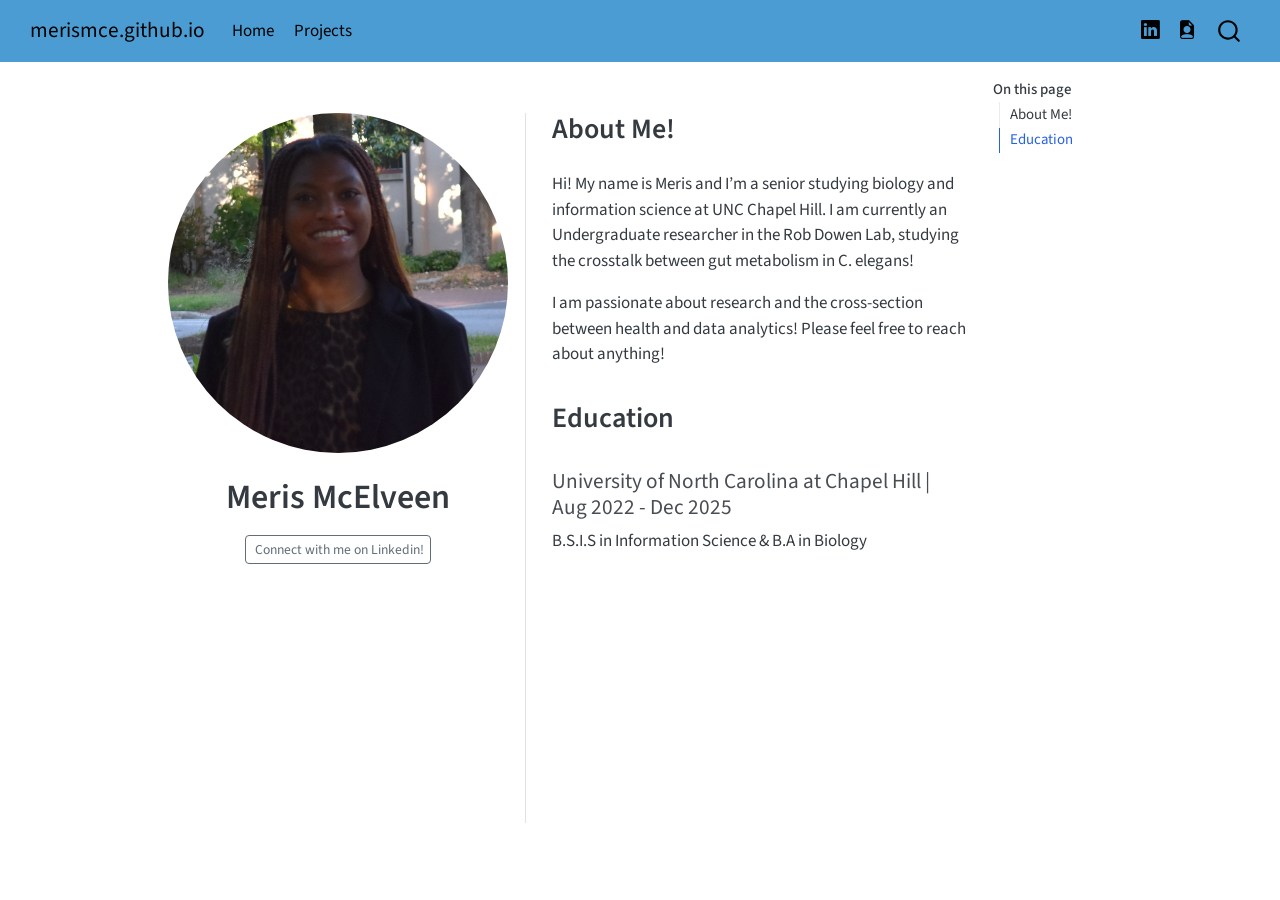
<file: index.html>
<!DOCTYPE html>
<html xmlns="http://www.w3.org/1999/xhtml" lang="en" xml:lang="en"><head>

<meta charset="utf-8">
<meta name="generator" content="quarto-1.6.42">

<meta name="viewport" content="width=device-width, initial-scale=1.0, user-scalable=yes">


<title>Meris McElveen – merismce.github.io</title>
<style>
code{white-space: pre-wrap;}
span.smallcaps{font-variant: small-caps;}
div.columns{display: flex; gap: min(4vw, 1.5em);}
div.column{flex: auto; overflow-x: auto;}
div.hanging-indent{margin-left: 1.5em; text-indent: -1.5em;}
ul.task-list{list-style: none;}
ul.task-list li input[type="checkbox"] {
  width: 0.8em;
  margin: 0 0.8em 0.2em -1em; /* quarto-specific, see https://github.com/quarto-dev/quarto-cli/issues/4556 */ 
  vertical-align: middle;
}
</style>


<script src="site_libs/quarto-nav/quarto-nav.js"></script>
<script src="site_libs/quarto-nav/headroom.min.js"></script>
<script src="site_libs/clipboard/clipboard.min.js"></script>
<script src="site_libs/quarto-search/autocomplete.umd.js"></script>
<script src="site_libs/quarto-search/fuse.min.js"></script>
<script src="site_libs/quarto-search/quarto-search.js"></script>
<meta name="quarto:offset" content="./">
<script src="site_libs/quarto-html/quarto.js"></script>
<script src="site_libs/quarto-html/popper.min.js"></script>
<script src="site_libs/quarto-html/tippy.umd.min.js"></script>
<link href="site_libs/quarto-html/tippy.css" rel="stylesheet">
<link href="site_libs/quarto-html/quarto-syntax-highlighting-2f5df379a58b258e96c21c0638c20c03.css" rel="stylesheet" id="quarto-text-highlighting-styles">
<script src="site_libs/bootstrap/bootstrap.min.js"></script>
<link href="site_libs/bootstrap/bootstrap-icons.css" rel="stylesheet">
<link href="site_libs/bootstrap/bootstrap-582b024c85dd1dccc62b42b89a3b6365.min.css" rel="stylesheet" append-hash="true" id="quarto-bootstrap" data-mode="light">
<script id="quarto-search-options" type="application/json">{
  "location": "navbar",
  "copy-button": false,
  "collapse-after": 3,
  "panel-placement": "end",
  "type": "overlay",
  "limit": 50,
  "keyboard-shortcut": [
    "f",
    "/",
    "s"
  ],
  "show-item-context": false,
  "language": {
    "search-no-results-text": "No results",
    "search-matching-documents-text": "matching documents",
    "search-copy-link-title": "Copy link to search",
    "search-hide-matches-text": "Hide additional matches",
    "search-more-match-text": "more match in this document",
    "search-more-matches-text": "more matches in this document",
    "search-clear-button-title": "Clear",
    "search-text-placeholder": "",
    "search-detached-cancel-button-title": "Cancel",
    "search-submit-button-title": "Submit",
    "search-label": "Search"
  }
}</script>


<link rel="stylesheet" href="styles.css">
</head>

<body class="nav-fixed">

<div id="quarto-search-results"></div>
  <header id="quarto-header" class="headroom fixed-top">
    <nav class="navbar navbar-expand-lg " data-bs-theme="dark">
      <div class="navbar-container container-fluid">
      <div class="navbar-brand-container mx-auto">
    <a class="navbar-brand" href="./index.html">
    <span class="navbar-title">merismce.github.io</span>
    </a>
  </div>
            <div id="quarto-search" class="" title="Search"></div>
          <button class="navbar-toggler" type="button" data-bs-toggle="collapse" data-bs-target="#navbarCollapse" aria-controls="navbarCollapse" role="menu" aria-expanded="false" aria-label="Toggle navigation" onclick="if (window.quartoToggleHeadroom) { window.quartoToggleHeadroom(); }">
  <span class="navbar-toggler-icon"></span>
</button>
          <div class="collapse navbar-collapse" id="navbarCollapse">
            <ul class="navbar-nav navbar-nav-scroll me-auto">
  <li class="nav-item">
    <a class="nav-link active" href="./index.html" aria-current="page"> 
<span class="menu-text">Home</span></a>
  </li>  
  <li class="nav-item">
    <a class="nav-link" href="./projects.html"> 
<span class="menu-text">Projects</span></a>
  </li>  
</ul>
            <ul class="navbar-nav navbar-nav-scroll ms-auto">
  <li class="nav-item compact">
    <a class="nav-link" href="https://www.linkedin.com/in/meris-mcelveen46/" target="blank"> <i class="bi bi-linkedin" role="img">
</i> 
<span class="menu-text"></span></a>
  </li>  
  <li class="nav-item compact">
    <a class="nav-link" href="./assests/MerisMcElveen_Resume_25_updated_copy.pdf" target="blank"> <i class="bi bi-file-earmark-person-fill" role="img">
</i> 
<span class="menu-text"></span></a>
  </li>  
</ul>
          </div> <!-- /navcollapse -->
            <div class="quarto-navbar-tools">
</div>
      </div> <!-- /container-fluid -->
    </nav>
</header>
<!-- content -->
<div id="quarto-content" class="quarto-container page-columns page-rows-contents page-layout-article page-navbar">
<!-- sidebar -->
<!-- margin-sidebar -->
    <div id="quarto-margin-sidebar" class="sidebar margin-sidebar">
        <nav id="TOC" role="doc-toc" class="toc-active">
    <h2 id="toc-title">On this page</h2>
  <ul>
  <li><a href="#about-me" id="toc-about-me" class="nav-link active" data-scroll-target="#about-me">About Me!</a></li>
  <li><a href="#education" id="toc-education" class="nav-link" data-scroll-target="#education">Education</a></li>
  </ul>
</nav>
    </div>
<!-- main -->
<div class="quarto-about-trestles">
  <div class="about-entity">
    <img src="assests/MerisMcElveenHeadshot.jpg" class="about-image
  round " style="height: 20em; width: 20em;">
<header id="title-block-header" class="quarto-title-block default">
<div class="quarto-title">
<h1 class="title">Meris McElveen</h1>
</div>
<div class="quarto-title-meta">
  </div>
</header>
    <div class="about-links">
  <a href="https://www.linkedin.com/in/meris-mcelveen46/" class="about-link" rel="" target="blank">
    <i class="bi bi-Linkedin"></i>
     <span class="about-link-text">Connect with me on Linkedin!</span>
  </a>
</div>
  </div>
  <div class="about-contents"><main class="content" id="quarto-document-content">

<section id="about-me" class="level2">
<h2 data-anchor-id="about-me">About Me!</h2>
<p>Hi! My name is Meris and I’m a senior studying biology and information science at UNC Chapel Hill. I am currently an Undergraduate researcher in the Rob Dowen Lab, studying the crosstalk between gut metabolism in C. elegans!</p>
<p>I am passionate about research and the cross-section between health and data analytics! Please feel free to reach about anything!</p>
</section>
<section id="education" class="level2">
<h2 data-anchor-id="education">Education</h2>
<section id="university-of-north-carolina-at-chapel-hill-aug-2022---dec-2025" class="level4">
<h4 data-anchor-id="university-of-north-carolina-at-chapel-hill-aug-2022---dec-2025">University of North Carolina at Chapel Hill | Aug 2022 - Dec 2025</h4>
<p>B.S.I.S in Information Science &amp; B.A in Biology</p>


</section>
</section>
</main></div>
</div>
 <!-- /main -->
<script id="quarto-html-after-body" type="application/javascript">
window.document.addEventListener("DOMContentLoaded", function (event) {
  const toggleBodyColorMode = (bsSheetEl) => {
    const mode = bsSheetEl.getAttribute("data-mode");
    const bodyEl = window.document.querySelector("body");
    if (mode === "dark") {
      bodyEl.classList.add("quarto-dark");
      bodyEl.classList.remove("quarto-light");
    } else {
      bodyEl.classList.add("quarto-light");
      bodyEl.classList.remove("quarto-dark");
    }
  }
  const toggleBodyColorPrimary = () => {
    const bsSheetEl = window.document.querySelector("link#quarto-bootstrap");
    if (bsSheetEl) {
      toggleBodyColorMode(bsSheetEl);
    }
  }
  toggleBodyColorPrimary();  
  const isCodeAnnotation = (el) => {
    for (const clz of el.classList) {
      if (clz.startsWith('code-annotation-')) {                     
        return true;
      }
    }
    return false;
  }
  const onCopySuccess = function(e) {
    // button target
    const button = e.trigger;
    // don't keep focus
    button.blur();
    // flash "checked"
    button.classList.add('code-copy-button-checked');
    var currentTitle = button.getAttribute("title");
    button.setAttribute("title", "Copied!");
    let tooltip;
    if (window.bootstrap) {
      button.setAttribute("data-bs-toggle", "tooltip");
      button.setAttribute("data-bs-placement", "left");
      button.setAttribute("data-bs-title", "Copied!");
      tooltip = new bootstrap.Tooltip(button, 
        { trigger: "manual", 
          customClass: "code-copy-button-tooltip",
          offset: [0, -8]});
      tooltip.show();    
    }
    setTimeout(function() {
      if (tooltip) {
        tooltip.hide();
        button.removeAttribute("data-bs-title");
        button.removeAttribute("data-bs-toggle");
        button.removeAttribute("data-bs-placement");
      }
      button.setAttribute("title", currentTitle);
      button.classList.remove('code-copy-button-checked');
    }, 1000);
    // clear code selection
    e.clearSelection();
  }
  const getTextToCopy = function(trigger) {
      const codeEl = trigger.previousElementSibling.cloneNode(true);
      for (const childEl of codeEl.children) {
        if (isCodeAnnotation(childEl)) {
          childEl.remove();
        }
      }
      return codeEl.innerText;
  }
  const clipboard = new window.ClipboardJS('.code-copy-button:not([data-in-quarto-modal])', {
    text: getTextToCopy
  });
  clipboard.on('success', onCopySuccess);
  if (window.document.getElementById('quarto-embedded-source-code-modal')) {
    const clipboardModal = new window.ClipboardJS('.code-copy-button[data-in-quarto-modal]', {
      text: getTextToCopy,
      container: window.document.getElementById('quarto-embedded-source-code-modal')
    });
    clipboardModal.on('success', onCopySuccess);
  }
    var localhostRegex = new RegExp(/^(?:http|https):\/\/localhost\:?[0-9]*\//);
    var mailtoRegex = new RegExp(/^mailto:/);
      var filterRegex = new RegExp("https:\/\/merismce\.github\.io\/");
    var isInternal = (href) => {
        return filterRegex.test(href) || localhostRegex.test(href) || mailtoRegex.test(href);
    }
    // Inspect non-navigation links and adorn them if external
 	var links = window.document.querySelectorAll('a[href]:not(.nav-link):not(.navbar-brand):not(.toc-action):not(.sidebar-link):not(.sidebar-item-toggle):not(.pagination-link):not(.no-external):not([aria-hidden]):not(.dropdown-item):not(.quarto-navigation-tool):not(.about-link)');
    for (var i=0; i<links.length; i++) {
      const link = links[i];
      if (!isInternal(link.href)) {
        // undo the damage that might have been done by quarto-nav.js in the case of
        // links that we want to consider external
        if (link.dataset.originalHref !== undefined) {
          link.href = link.dataset.originalHref;
        }
      }
    }
  function tippyHover(el, contentFn, onTriggerFn, onUntriggerFn) {
    const config = {
      allowHTML: true,
      maxWidth: 500,
      delay: 100,
      arrow: false,
      appendTo: function(el) {
          return el.parentElement;
      },
      interactive: true,
      interactiveBorder: 10,
      theme: 'quarto',
      placement: 'bottom-start',
    };
    if (contentFn) {
      config.content = contentFn;
    }
    if (onTriggerFn) {
      config.onTrigger = onTriggerFn;
    }
    if (onUntriggerFn) {
      config.onUntrigger = onUntriggerFn;
    }
    window.tippy(el, config); 
  }
  const noterefs = window.document.querySelectorAll('a[role="doc-noteref"]');
  for (var i=0; i<noterefs.length; i++) {
    const ref = noterefs[i];
    tippyHover(ref, function() {
      // use id or data attribute instead here
      let href = ref.getAttribute('data-footnote-href') || ref.getAttribute('href');
      try { href = new URL(href).hash; } catch {}
      const id = href.replace(/^#\/?/, "");
      const note = window.document.getElementById(id);
      if (note) {
        return note.innerHTML;
      } else {
        return "";
      }
    });
  }
  const xrefs = window.document.querySelectorAll('a.quarto-xref');
  const processXRef = (id, note) => {
    // Strip column container classes
    const stripColumnClz = (el) => {
      el.classList.remove("page-full", "page-columns");
      if (el.children) {
        for (const child of el.children) {
          stripColumnClz(child);
        }
      }
    }
    stripColumnClz(note)
    if (id === null || id.startsWith('sec-')) {
      // Special case sections, only their first couple elements
      const container = document.createElement("div");
      if (note.children && note.children.length > 2) {
        container.appendChild(note.children[0].cloneNode(true));
        for (let i = 1; i < note.children.length; i++) {
          const child = note.children[i];
          if (child.tagName === "P" && child.innerText === "") {
            continue;
          } else {
            container.appendChild(child.cloneNode(true));
            break;
          }
        }
        if (window.Quarto?.typesetMath) {
          window.Quarto.typesetMath(container);
        }
        return container.innerHTML
      } else {
        if (window.Quarto?.typesetMath) {
          window.Quarto.typesetMath(note);
        }
        return note.innerHTML;
      }
    } else {
      // Remove any anchor links if they are present
      const anchorLink = note.querySelector('a.anchorjs-link');
      if (anchorLink) {
        anchorLink.remove();
      }
      if (window.Quarto?.typesetMath) {
        window.Quarto.typesetMath(note);
      }
      if (note.classList.contains("callout")) {
        return note.outerHTML;
      } else {
        return note.innerHTML;
      }
    }
  }
  for (var i=0; i<xrefs.length; i++) {
    const xref = xrefs[i];
    tippyHover(xref, undefined, function(instance) {
      instance.disable();
      let url = xref.getAttribute('href');
      let hash = undefined; 
      if (url.startsWith('#')) {
        hash = url;
      } else {
        try { hash = new URL(url).hash; } catch {}
      }
      if (hash) {
        const id = hash.replace(/^#\/?/, "");
        const note = window.document.getElementById(id);
        if (note !== null) {
          try {
            const html = processXRef(id, note.cloneNode(true));
            instance.setContent(html);
          } finally {
            instance.enable();
            instance.show();
          }
        } else {
          // See if we can fetch this
          fetch(url.split('#')[0])
          .then(res => res.text())
          .then(html => {
            const parser = new DOMParser();
            const htmlDoc = parser.parseFromString(html, "text/html");
            const note = htmlDoc.getElementById(id);
            if (note !== null) {
              const html = processXRef(id, note);
              instance.setContent(html);
            } 
          }).finally(() => {
            instance.enable();
            instance.show();
          });
        }
      } else {
        // See if we can fetch a full url (with no hash to target)
        // This is a special case and we should probably do some content thinning / targeting
        fetch(url)
        .then(res => res.text())
        .then(html => {
          const parser = new DOMParser();
          const htmlDoc = parser.parseFromString(html, "text/html");
          const note = htmlDoc.querySelector('main.content');
          if (note !== null) {
            // This should only happen for chapter cross references
            // (since there is no id in the URL)
            // remove the first header
            if (note.children.length > 0 && note.children[0].tagName === "HEADER") {
              note.children[0].remove();
            }
            const html = processXRef(null, note);
            instance.setContent(html);
          } 
        }).finally(() => {
          instance.enable();
          instance.show();
        });
      }
    }, function(instance) {
    });
  }
      let selectedAnnoteEl;
      const selectorForAnnotation = ( cell, annotation) => {
        let cellAttr = 'data-code-cell="' + cell + '"';
        let lineAttr = 'data-code-annotation="' +  annotation + '"';
        const selector = 'span[' + cellAttr + '][' + lineAttr + ']';
        return selector;
      }
      const selectCodeLines = (annoteEl) => {
        const doc = window.document;
        const targetCell = annoteEl.getAttribute("data-target-cell");
        const targetAnnotation = annoteEl.getAttribute("data-target-annotation");
        const annoteSpan = window.document.querySelector(selectorForAnnotation(targetCell, targetAnnotation));
        const lines = annoteSpan.getAttribute("data-code-lines").split(",");
        const lineIds = lines.map((line) => {
          return targetCell + "-" + line;
        })
        let top = null;
        let height = null;
        let parent = null;
        if (lineIds.length > 0) {
            //compute the position of the single el (top and bottom and make a div)
            const el = window.document.getElementById(lineIds[0]);
            top = el.offsetTop;
            height = el.offsetHeight;
            parent = el.parentElement.parentElement;
          if (lineIds.length > 1) {
            const lastEl = window.document.getElementById(lineIds[lineIds.length - 1]);
            const bottom = lastEl.offsetTop + lastEl.offsetHeight;
            height = bottom - top;
          }
          if (top !== null && height !== null && parent !== null) {
            // cook up a div (if necessary) and position it 
            let div = window.document.getElementById("code-annotation-line-highlight");
            if (div === null) {
              div = window.document.createElement("div");
              div.setAttribute("id", "code-annotation-line-highlight");
              div.style.position = 'absolute';
              parent.appendChild(div);
            }
            div.style.top = top - 2 + "px";
            div.style.height = height + 4 + "px";
            div.style.left = 0;
            let gutterDiv = window.document.getElementById("code-annotation-line-highlight-gutter");
            if (gutterDiv === null) {
              gutterDiv = window.document.createElement("div");
              gutterDiv.setAttribute("id", "code-annotation-line-highlight-gutter");
              gutterDiv.style.position = 'absolute';
              const codeCell = window.document.getElementById(targetCell);
              const gutter = codeCell.querySelector('.code-annotation-gutter');
              gutter.appendChild(gutterDiv);
            }
            gutterDiv.style.top = top - 2 + "px";
            gutterDiv.style.height = height + 4 + "px";
          }
          selectedAnnoteEl = annoteEl;
        }
      };
      const unselectCodeLines = () => {
        const elementsIds = ["code-annotation-line-highlight", "code-annotation-line-highlight-gutter"];
        elementsIds.forEach((elId) => {
          const div = window.document.getElementById(elId);
          if (div) {
            div.remove();
          }
        });
        selectedAnnoteEl = undefined;
      };
        // Handle positioning of the toggle
    window.addEventListener(
      "resize",
      throttle(() => {
        elRect = undefined;
        if (selectedAnnoteEl) {
          selectCodeLines(selectedAnnoteEl);
        }
      }, 10)
    );
    function throttle(fn, ms) {
    let throttle = false;
    let timer;
      return (...args) => {
        if(!throttle) { // first call gets through
            fn.apply(this, args);
            throttle = true;
        } else { // all the others get throttled
            if(timer) clearTimeout(timer); // cancel #2
            timer = setTimeout(() => {
              fn.apply(this, args);
              timer = throttle = false;
            }, ms);
        }
      };
    }
      // Attach click handler to the DT
      const annoteDls = window.document.querySelectorAll('dt[data-target-cell]');
      for (const annoteDlNode of annoteDls) {
        annoteDlNode.addEventListener('click', (event) => {
          const clickedEl = event.target;
          if (clickedEl !== selectedAnnoteEl) {
            unselectCodeLines();
            const activeEl = window.document.querySelector('dt[data-target-cell].code-annotation-active');
            if (activeEl) {
              activeEl.classList.remove('code-annotation-active');
            }
            selectCodeLines(clickedEl);
            clickedEl.classList.add('code-annotation-active');
          } else {
            // Unselect the line
            unselectCodeLines();
            clickedEl.classList.remove('code-annotation-active');
          }
        });
      }
  const findCites = (el) => {
    const parentEl = el.parentElement;
    if (parentEl) {
      const cites = parentEl.dataset.cites;
      if (cites) {
        return {
          el,
          cites: cites.split(' ')
        };
      } else {
        return findCites(el.parentElement)
      }
    } else {
      return undefined;
    }
  };
  var bibliorefs = window.document.querySelectorAll('a[role="doc-biblioref"]');
  for (var i=0; i<bibliorefs.length; i++) {
    const ref = bibliorefs[i];
    const citeInfo = findCites(ref);
    if (citeInfo) {
      tippyHover(citeInfo.el, function() {
        var popup = window.document.createElement('div');
        citeInfo.cites.forEach(function(cite) {
          var citeDiv = window.document.createElement('div');
          citeDiv.classList.add('hanging-indent');
          citeDiv.classList.add('csl-entry');
          var biblioDiv = window.document.getElementById('ref-' + cite);
          if (biblioDiv) {
            citeDiv.innerHTML = biblioDiv.innerHTML;
          }
          popup.appendChild(citeDiv);
        });
        return popup.innerHTML;
      });
    }
  }
});
</script>
</div> <!-- /content -->




</body></html>
</file>
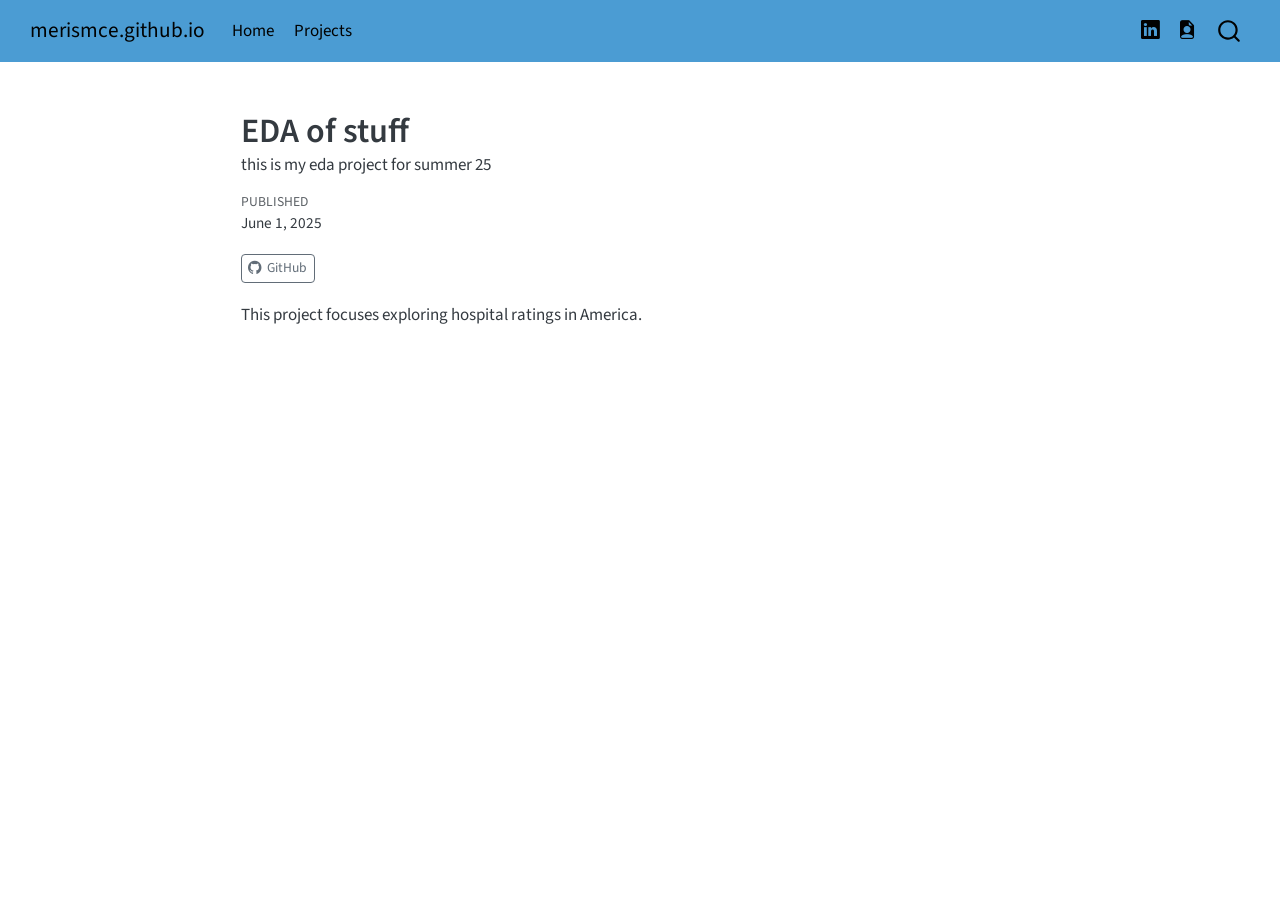
<file: projects/Research Presentations/EDA.html>
<!DOCTYPE html>
<html xmlns="http://www.w3.org/1999/xhtml" lang="en" xml:lang="en"><head>

<meta charset="utf-8">
<meta name="generator" content="quarto-1.6.42">

<meta name="viewport" content="width=device-width, initial-scale=1.0, user-scalable=yes">

<meta name="dcterms.date" content="2025-06-01">
<meta name="description" content="this is my eda project for summer 25">

<title>EDA of stuff – merismce.github.io</title>
<style>
code{white-space: pre-wrap;}
span.smallcaps{font-variant: small-caps;}
div.columns{display: flex; gap: min(4vw, 1.5em);}
div.column{flex: auto; overflow-x: auto;}
div.hanging-indent{margin-left: 1.5em; text-indent: -1.5em;}
ul.task-list{list-style: none;}
ul.task-list li input[type="checkbox"] {
  width: 0.8em;
  margin: 0 0.8em 0.2em -1em; /* quarto-specific, see https://github.com/quarto-dev/quarto-cli/issues/4556 */ 
  vertical-align: middle;
}
</style>


<script src="../../site_libs/quarto-nav/quarto-nav.js"></script>
<script src="../../site_libs/quarto-nav/headroom.min.js"></script>
<script src="../../site_libs/clipboard/clipboard.min.js"></script>
<script src="../../site_libs/quarto-search/autocomplete.umd.js"></script>
<script src="../../site_libs/quarto-search/fuse.min.js"></script>
<script src="../../site_libs/quarto-search/quarto-search.js"></script>
<meta name="quarto:offset" content="../../">
<script src="../../site_libs/quarto-html/quarto.js"></script>
<script src="../../site_libs/quarto-html/popper.min.js"></script>
<script src="../../site_libs/quarto-html/tippy.umd.min.js"></script>
<link href="../../site_libs/quarto-html/tippy.css" rel="stylesheet">
<link href="../../site_libs/quarto-html/quarto-syntax-highlighting-2f5df379a58b258e96c21c0638c20c03.css" rel="stylesheet" id="quarto-text-highlighting-styles">
<script src="../../site_libs/bootstrap/bootstrap.min.js"></script>
<link href="../../site_libs/bootstrap/bootstrap-icons.css" rel="stylesheet">
<link href="../../site_libs/bootstrap/bootstrap-582b024c85dd1dccc62b42b89a3b6365.min.css" rel="stylesheet" append-hash="true" id="quarto-bootstrap" data-mode="light">
<script id="quarto-search-options" type="application/json">{
  "location": "navbar",
  "copy-button": false,
  "collapse-after": 3,
  "panel-placement": "end",
  "type": "overlay",
  "limit": 50,
  "keyboard-shortcut": [
    "f",
    "/",
    "s"
  ],
  "show-item-context": false,
  "language": {
    "search-no-results-text": "No results",
    "search-matching-documents-text": "matching documents",
    "search-copy-link-title": "Copy link to search",
    "search-hide-matches-text": "Hide additional matches",
    "search-more-match-text": "more match in this document",
    "search-more-matches-text": "more matches in this document",
    "search-clear-button-title": "Clear",
    "search-text-placeholder": "",
    "search-detached-cancel-button-title": "Cancel",
    "search-submit-button-title": "Submit",
    "search-label": "Search"
  }
}</script>


<link rel="stylesheet" href="../../styles.css">
</head>

<body class="nav-fixed fullcontent">

<div id="quarto-search-results"></div>
  <header id="quarto-header" class="headroom fixed-top">
    <nav class="navbar navbar-expand-lg " data-bs-theme="dark">
      <div class="navbar-container container-fluid">
      <div class="navbar-brand-container mx-auto">
    <a class="navbar-brand" href="../../index.html">
    <span class="navbar-title">merismce.github.io</span>
    </a>
  </div>
            <div id="quarto-search" class="" title="Search"></div>
          <button class="navbar-toggler" type="button" data-bs-toggle="collapse" data-bs-target="#navbarCollapse" aria-controls="navbarCollapse" role="menu" aria-expanded="false" aria-label="Toggle navigation" onclick="if (window.quartoToggleHeadroom) { window.quartoToggleHeadroom(); }">
  <span class="navbar-toggler-icon"></span>
</button>
          <div class="collapse navbar-collapse" id="navbarCollapse">
            <ul class="navbar-nav navbar-nav-scroll me-auto">
  <li class="nav-item">
    <a class="nav-link" href="../../index.html"> 
<span class="menu-text">Home</span></a>
  </li>  
  <li class="nav-item">
    <a class="nav-link" href="../../projects.html"> 
<span class="menu-text">Projects</span></a>
  </li>  
</ul>
            <ul class="navbar-nav navbar-nav-scroll ms-auto">
  <li class="nav-item compact">
    <a class="nav-link" href="https://www.linkedin.com/in/meris-mcelveen46/" target="blank"> <i class="bi bi-linkedin" role="img">
</i> 
<span class="menu-text"></span></a>
  </li>  
  <li class="nav-item compact">
    <a class="nav-link" href="../../assests/MerisMcElveen_Resume_25_updated_copy.pdf" target="blank"> <i class="bi bi-file-earmark-person-fill" role="img">
</i> 
<span class="menu-text"></span></a>
  </li>  
</ul>
          </div> <!-- /navcollapse -->
            <div class="quarto-navbar-tools">
</div>
      </div> <!-- /container-fluid -->
    </nav>
</header>
<!-- content -->
<div id="quarto-content" class="quarto-container page-columns page-rows-contents page-layout-article page-navbar">
<!-- sidebar -->
<!-- margin-sidebar -->
    
<!-- main -->
<div class="quarto-about-solana column-body">
  <div class="about-entity">
    <div class="entity-contents">
      <header id="title-block-header" class="quarto-title-block default">
<div class="quarto-title">
<h1 class="title">EDA of stuff</h1>
</div>
<div>
  <div class="description">
    this is my eda project for summer 25
  </div>
</div>
<div class="quarto-title-meta">
    <div>
    <div class="quarto-title-meta-heading">Published</div>
    <div class="quarto-title-meta-contents">
      <p class="date">June 1, 2025</p>
    </div>
  </div>
  </div>
</header> <div class="about-links">
  <a href="https://github.com/merismce/CMU-SURE-25-EDA-Project-3.git/" class="about-link" rel="" target="">
    <i class="bi bi-github"></i>
     <span class="about-link-text">GitHub</span>
  </a>
</div>
      <div class="about-contents"><main class="content" id="quarto-document-content">
<p>This project focuses exploring hospital ratings in America.</p>


</main></div>
    </div>
  </div>
</div>
 <!-- /main -->
<script id="quarto-html-after-body" type="application/javascript">
window.document.addEventListener("DOMContentLoaded", function (event) {
  const toggleBodyColorMode = (bsSheetEl) => {
    const mode = bsSheetEl.getAttribute("data-mode");
    const bodyEl = window.document.querySelector("body");
    if (mode === "dark") {
      bodyEl.classList.add("quarto-dark");
      bodyEl.classList.remove("quarto-light");
    } else {
      bodyEl.classList.add("quarto-light");
      bodyEl.classList.remove("quarto-dark");
    }
  }
  const toggleBodyColorPrimary = () => {
    const bsSheetEl = window.document.querySelector("link#quarto-bootstrap");
    if (bsSheetEl) {
      toggleBodyColorMode(bsSheetEl);
    }
  }
  toggleBodyColorPrimary();  
  const isCodeAnnotation = (el) => {
    for (const clz of el.classList) {
      if (clz.startsWith('code-annotation-')) {                     
        return true;
      }
    }
    return false;
  }
  const onCopySuccess = function(e) {
    // button target
    const button = e.trigger;
    // don't keep focus
    button.blur();
    // flash "checked"
    button.classList.add('code-copy-button-checked');
    var currentTitle = button.getAttribute("title");
    button.setAttribute("title", "Copied!");
    let tooltip;
    if (window.bootstrap) {
      button.setAttribute("data-bs-toggle", "tooltip");
      button.setAttribute("data-bs-placement", "left");
      button.setAttribute("data-bs-title", "Copied!");
      tooltip = new bootstrap.Tooltip(button, 
        { trigger: "manual", 
          customClass: "code-copy-button-tooltip",
          offset: [0, -8]});
      tooltip.show();    
    }
    setTimeout(function() {
      if (tooltip) {
        tooltip.hide();
        button.removeAttribute("data-bs-title");
        button.removeAttribute("data-bs-toggle");
        button.removeAttribute("data-bs-placement");
      }
      button.setAttribute("title", currentTitle);
      button.classList.remove('code-copy-button-checked');
    }, 1000);
    // clear code selection
    e.clearSelection();
  }
  const getTextToCopy = function(trigger) {
      const codeEl = trigger.previousElementSibling.cloneNode(true);
      for (const childEl of codeEl.children) {
        if (isCodeAnnotation(childEl)) {
          childEl.remove();
        }
      }
      return codeEl.innerText;
  }
  const clipboard = new window.ClipboardJS('.code-copy-button:not([data-in-quarto-modal])', {
    text: getTextToCopy
  });
  clipboard.on('success', onCopySuccess);
  if (window.document.getElementById('quarto-embedded-source-code-modal')) {
    const clipboardModal = new window.ClipboardJS('.code-copy-button[data-in-quarto-modal]', {
      text: getTextToCopy,
      container: window.document.getElementById('quarto-embedded-source-code-modal')
    });
    clipboardModal.on('success', onCopySuccess);
  }
    var localhostRegex = new RegExp(/^(?:http|https):\/\/localhost\:?[0-9]*\//);
    var mailtoRegex = new RegExp(/^mailto:/);
      var filterRegex = new RegExp("https:\/\/merismce\.github\.io\/");
    var isInternal = (href) => {
        return filterRegex.test(href) || localhostRegex.test(href) || mailtoRegex.test(href);
    }
    // Inspect non-navigation links and adorn them if external
 	var links = window.document.querySelectorAll('a[href]:not(.nav-link):not(.navbar-brand):not(.toc-action):not(.sidebar-link):not(.sidebar-item-toggle):not(.pagination-link):not(.no-external):not([aria-hidden]):not(.dropdown-item):not(.quarto-navigation-tool):not(.about-link)');
    for (var i=0; i<links.length; i++) {
      const link = links[i];
      if (!isInternal(link.href)) {
        // undo the damage that might have been done by quarto-nav.js in the case of
        // links that we want to consider external
        if (link.dataset.originalHref !== undefined) {
          link.href = link.dataset.originalHref;
        }
      }
    }
  function tippyHover(el, contentFn, onTriggerFn, onUntriggerFn) {
    const config = {
      allowHTML: true,
      maxWidth: 500,
      delay: 100,
      arrow: false,
      appendTo: function(el) {
          return el.parentElement;
      },
      interactive: true,
      interactiveBorder: 10,
      theme: 'quarto',
      placement: 'bottom-start',
    };
    if (contentFn) {
      config.content = contentFn;
    }
    if (onTriggerFn) {
      config.onTrigger = onTriggerFn;
    }
    if (onUntriggerFn) {
      config.onUntrigger = onUntriggerFn;
    }
    window.tippy(el, config); 
  }
  const noterefs = window.document.querySelectorAll('a[role="doc-noteref"]');
  for (var i=0; i<noterefs.length; i++) {
    const ref = noterefs[i];
    tippyHover(ref, function() {
      // use id or data attribute instead here
      let href = ref.getAttribute('data-footnote-href') || ref.getAttribute('href');
      try { href = new URL(href).hash; } catch {}
      const id = href.replace(/^#\/?/, "");
      const note = window.document.getElementById(id);
      if (note) {
        return note.innerHTML;
      } else {
        return "";
      }
    });
  }
  const xrefs = window.document.querySelectorAll('a.quarto-xref');
  const processXRef = (id, note) => {
    // Strip column container classes
    const stripColumnClz = (el) => {
      el.classList.remove("page-full", "page-columns");
      if (el.children) {
        for (const child of el.children) {
          stripColumnClz(child);
        }
      }
    }
    stripColumnClz(note)
    if (id === null || id.startsWith('sec-')) {
      // Special case sections, only their first couple elements
      const container = document.createElement("div");
      if (note.children && note.children.length > 2) {
        container.appendChild(note.children[0].cloneNode(true));
        for (let i = 1; i < note.children.length; i++) {
          const child = note.children[i];
          if (child.tagName === "P" && child.innerText === "") {
            continue;
          } else {
            container.appendChild(child.cloneNode(true));
            break;
          }
        }
        if (window.Quarto?.typesetMath) {
          window.Quarto.typesetMath(container);
        }
        return container.innerHTML
      } else {
        if (window.Quarto?.typesetMath) {
          window.Quarto.typesetMath(note);
        }
        return note.innerHTML;
      }
    } else {
      // Remove any anchor links if they are present
      const anchorLink = note.querySelector('a.anchorjs-link');
      if (anchorLink) {
        anchorLink.remove();
      }
      if (window.Quarto?.typesetMath) {
        window.Quarto.typesetMath(note);
      }
      if (note.classList.contains("callout")) {
        return note.outerHTML;
      } else {
        return note.innerHTML;
      }
    }
  }
  for (var i=0; i<xrefs.length; i++) {
    const xref = xrefs[i];
    tippyHover(xref, undefined, function(instance) {
      instance.disable();
      let url = xref.getAttribute('href');
      let hash = undefined; 
      if (url.startsWith('#')) {
        hash = url;
      } else {
        try { hash = new URL(url).hash; } catch {}
      }
      if (hash) {
        const id = hash.replace(/^#\/?/, "");
        const note = window.document.getElementById(id);
        if (note !== null) {
          try {
            const html = processXRef(id, note.cloneNode(true));
            instance.setContent(html);
          } finally {
            instance.enable();
            instance.show();
          }
        } else {
          // See if we can fetch this
          fetch(url.split('#')[0])
          .then(res => res.text())
          .then(html => {
            const parser = new DOMParser();
            const htmlDoc = parser.parseFromString(html, "text/html");
            const note = htmlDoc.getElementById(id);
            if (note !== null) {
              const html = processXRef(id, note);
              instance.setContent(html);
            } 
          }).finally(() => {
            instance.enable();
            instance.show();
          });
        }
      } else {
        // See if we can fetch a full url (with no hash to target)
        // This is a special case and we should probably do some content thinning / targeting
        fetch(url)
        .then(res => res.text())
        .then(html => {
          const parser = new DOMParser();
          const htmlDoc = parser.parseFromString(html, "text/html");
          const note = htmlDoc.querySelector('main.content');
          if (note !== null) {
            // This should only happen for chapter cross references
            // (since there is no id in the URL)
            // remove the first header
            if (note.children.length > 0 && note.children[0].tagName === "HEADER") {
              note.children[0].remove();
            }
            const html = processXRef(null, note);
            instance.setContent(html);
          } 
        }).finally(() => {
          instance.enable();
          instance.show();
        });
      }
    }, function(instance) {
    });
  }
      let selectedAnnoteEl;
      const selectorForAnnotation = ( cell, annotation) => {
        let cellAttr = 'data-code-cell="' + cell + '"';
        let lineAttr = 'data-code-annotation="' +  annotation + '"';
        const selector = 'span[' + cellAttr + '][' + lineAttr + ']';
        return selector;
      }
      const selectCodeLines = (annoteEl) => {
        const doc = window.document;
        const targetCell = annoteEl.getAttribute("data-target-cell");
        const targetAnnotation = annoteEl.getAttribute("data-target-annotation");
        const annoteSpan = window.document.querySelector(selectorForAnnotation(targetCell, targetAnnotation));
        const lines = annoteSpan.getAttribute("data-code-lines").split(",");
        const lineIds = lines.map((line) => {
          return targetCell + "-" + line;
        })
        let top = null;
        let height = null;
        let parent = null;
        if (lineIds.length > 0) {
            //compute the position of the single el (top and bottom and make a div)
            const el = window.document.getElementById(lineIds[0]);
            top = el.offsetTop;
            height = el.offsetHeight;
            parent = el.parentElement.parentElement;
          if (lineIds.length > 1) {
            const lastEl = window.document.getElementById(lineIds[lineIds.length - 1]);
            const bottom = lastEl.offsetTop + lastEl.offsetHeight;
            height = bottom - top;
          }
          if (top !== null && height !== null && parent !== null) {
            // cook up a div (if necessary) and position it 
            let div = window.document.getElementById("code-annotation-line-highlight");
            if (div === null) {
              div = window.document.createElement("div");
              div.setAttribute("id", "code-annotation-line-highlight");
              div.style.position = 'absolute';
              parent.appendChild(div);
            }
            div.style.top = top - 2 + "px";
            div.style.height = height + 4 + "px";
            div.style.left = 0;
            let gutterDiv = window.document.getElementById("code-annotation-line-highlight-gutter");
            if (gutterDiv === null) {
              gutterDiv = window.document.createElement("div");
              gutterDiv.setAttribute("id", "code-annotation-line-highlight-gutter");
              gutterDiv.style.position = 'absolute';
              const codeCell = window.document.getElementById(targetCell);
              const gutter = codeCell.querySelector('.code-annotation-gutter');
              gutter.appendChild(gutterDiv);
            }
            gutterDiv.style.top = top - 2 + "px";
            gutterDiv.style.height = height + 4 + "px";
          }
          selectedAnnoteEl = annoteEl;
        }
      };
      const unselectCodeLines = () => {
        const elementsIds = ["code-annotation-line-highlight", "code-annotation-line-highlight-gutter"];
        elementsIds.forEach((elId) => {
          const div = window.document.getElementById(elId);
          if (div) {
            div.remove();
          }
        });
        selectedAnnoteEl = undefined;
      };
        // Handle positioning of the toggle
    window.addEventListener(
      "resize",
      throttle(() => {
        elRect = undefined;
        if (selectedAnnoteEl) {
          selectCodeLines(selectedAnnoteEl);
        }
      }, 10)
    );
    function throttle(fn, ms) {
    let throttle = false;
    let timer;
      return (...args) => {
        if(!throttle) { // first call gets through
            fn.apply(this, args);
            throttle = true;
        } else { // all the others get throttled
            if(timer) clearTimeout(timer); // cancel #2
            timer = setTimeout(() => {
              fn.apply(this, args);
              timer = throttle = false;
            }, ms);
        }
      };
    }
      // Attach click handler to the DT
      const annoteDls = window.document.querySelectorAll('dt[data-target-cell]');
      for (const annoteDlNode of annoteDls) {
        annoteDlNode.addEventListener('click', (event) => {
          const clickedEl = event.target;
          if (clickedEl !== selectedAnnoteEl) {
            unselectCodeLines();
            const activeEl = window.document.querySelector('dt[data-target-cell].code-annotation-active');
            if (activeEl) {
              activeEl.classList.remove('code-annotation-active');
            }
            selectCodeLines(clickedEl);
            clickedEl.classList.add('code-annotation-active');
          } else {
            // Unselect the line
            unselectCodeLines();
            clickedEl.classList.remove('code-annotation-active');
          }
        });
      }
  const findCites = (el) => {
    const parentEl = el.parentElement;
    if (parentEl) {
      const cites = parentEl.dataset.cites;
      if (cites) {
        return {
          el,
          cites: cites.split(' ')
        };
      } else {
        return findCites(el.parentElement)
      }
    } else {
      return undefined;
    }
  };
  var bibliorefs = window.document.querySelectorAll('a[role="doc-biblioref"]');
  for (var i=0; i<bibliorefs.length; i++) {
    const ref = bibliorefs[i];
    const citeInfo = findCites(ref);
    if (citeInfo) {
      tippyHover(citeInfo.el, function() {
        var popup = window.document.createElement('div');
        citeInfo.cites.forEach(function(cite) {
          var citeDiv = window.document.createElement('div');
          citeDiv.classList.add('hanging-indent');
          citeDiv.classList.add('csl-entry');
          var biblioDiv = window.document.getElementById('ref-' + cite);
          if (biblioDiv) {
            citeDiv.innerHTML = biblioDiv.innerHTML;
          }
          popup.appendChild(citeDiv);
        });
        return popup.innerHTML;
      });
    }
  }
});
</script>
</div> <!-- /content -->




</body></html>
</file>
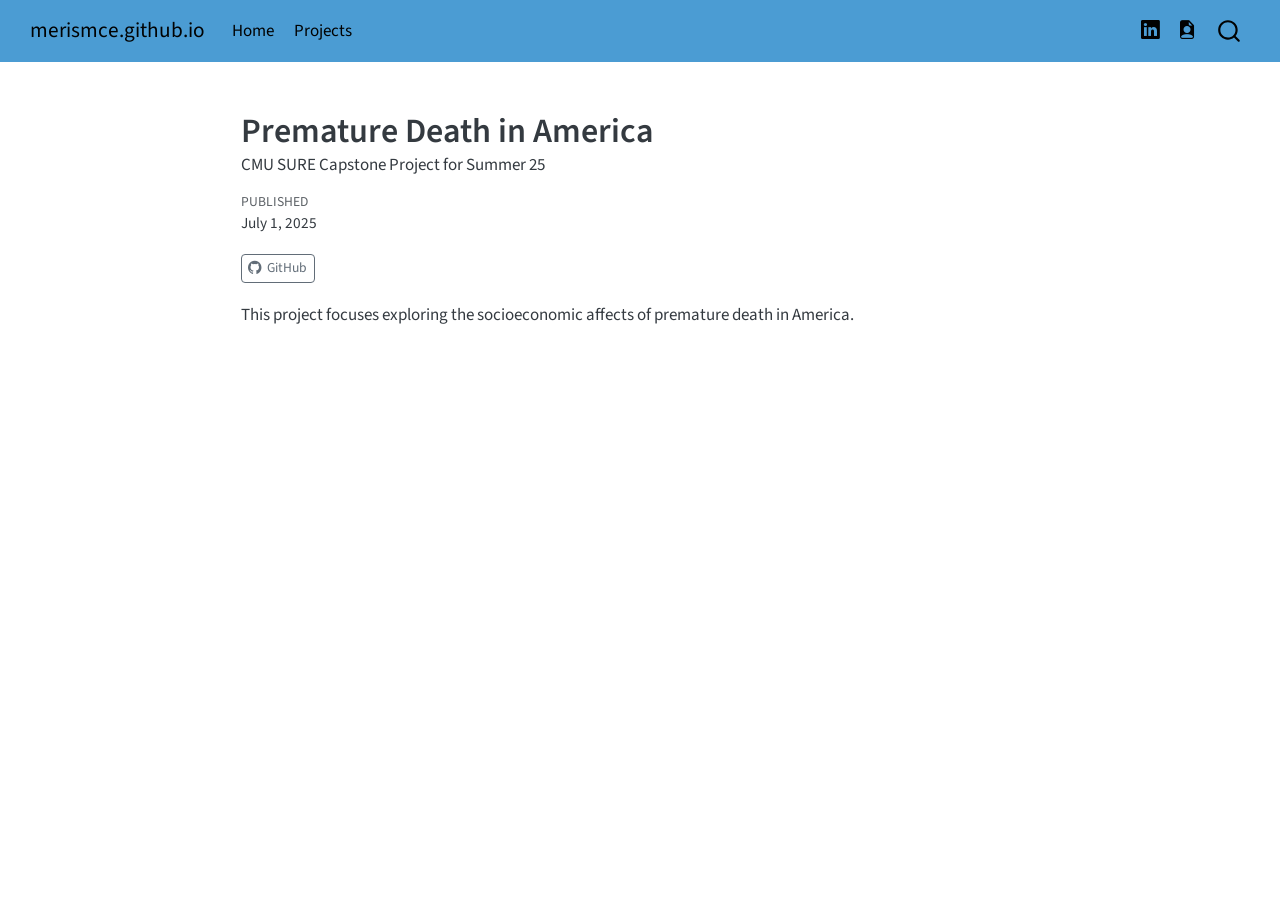
<file: projects/Research Presentations/CMU SURE capstone/capstone.html>
<!DOCTYPE html>
<html xmlns="http://www.w3.org/1999/xhtml" lang="en" xml:lang="en"><head>

<meta charset="utf-8">
<meta name="generator" content="quarto-1.6.42">

<meta name="viewport" content="width=device-width, initial-scale=1.0, user-scalable=yes">

<meta name="dcterms.date" content="2025-07-01">
<meta name="description" content="CMU SURE Capstone Project for Summer 25">

<title>Premature Death in America – merismce.github.io</title>
<style>
code{white-space: pre-wrap;}
span.smallcaps{font-variant: small-caps;}
div.columns{display: flex; gap: min(4vw, 1.5em);}
div.column{flex: auto; overflow-x: auto;}
div.hanging-indent{margin-left: 1.5em; text-indent: -1.5em;}
ul.task-list{list-style: none;}
ul.task-list li input[type="checkbox"] {
  width: 0.8em;
  margin: 0 0.8em 0.2em -1em; /* quarto-specific, see https://github.com/quarto-dev/quarto-cli/issues/4556 */ 
  vertical-align: middle;
}
</style>


<script src="../../../site_libs/quarto-nav/quarto-nav.js"></script>
<script src="../../../site_libs/quarto-nav/headroom.min.js"></script>
<script src="../../../site_libs/clipboard/clipboard.min.js"></script>
<script src="../../../site_libs/quarto-search/autocomplete.umd.js"></script>
<script src="../../../site_libs/quarto-search/fuse.min.js"></script>
<script src="../../../site_libs/quarto-search/quarto-search.js"></script>
<meta name="quarto:offset" content="../../../">
<script src="../../../site_libs/quarto-html/quarto.js"></script>
<script src="../../../site_libs/quarto-html/popper.min.js"></script>
<script src="../../../site_libs/quarto-html/tippy.umd.min.js"></script>
<link href="../../../site_libs/quarto-html/tippy.css" rel="stylesheet">
<link href="../../../site_libs/quarto-html/quarto-syntax-highlighting-2f5df379a58b258e96c21c0638c20c03.css" rel="stylesheet" id="quarto-text-highlighting-styles">
<script src="../../../site_libs/bootstrap/bootstrap.min.js"></script>
<link href="../../../site_libs/bootstrap/bootstrap-icons.css" rel="stylesheet">
<link href="../../../site_libs/bootstrap/bootstrap-582b024c85dd1dccc62b42b89a3b6365.min.css" rel="stylesheet" append-hash="true" id="quarto-bootstrap" data-mode="light">
<script id="quarto-search-options" type="application/json">{
  "location": "navbar",
  "copy-button": false,
  "collapse-after": 3,
  "panel-placement": "end",
  "type": "overlay",
  "limit": 50,
  "keyboard-shortcut": [
    "f",
    "/",
    "s"
  ],
  "show-item-context": false,
  "language": {
    "search-no-results-text": "No results",
    "search-matching-documents-text": "matching documents",
    "search-copy-link-title": "Copy link to search",
    "search-hide-matches-text": "Hide additional matches",
    "search-more-match-text": "more match in this document",
    "search-more-matches-text": "more matches in this document",
    "search-clear-button-title": "Clear",
    "search-text-placeholder": "",
    "search-detached-cancel-button-title": "Cancel",
    "search-submit-button-title": "Submit",
    "search-label": "Search"
  }
}</script>


<link rel="stylesheet" href="../../../styles.css">
</head>

<body class="nav-fixed fullcontent">

<div id="quarto-search-results"></div>
  <header id="quarto-header" class="headroom fixed-top">
    <nav class="navbar navbar-expand-lg " data-bs-theme="dark">
      <div class="navbar-container container-fluid">
      <div class="navbar-brand-container mx-auto">
    <a class="navbar-brand" href="../../../index.html">
    <span class="navbar-title">merismce.github.io</span>
    </a>
  </div>
            <div id="quarto-search" class="" title="Search"></div>
          <button class="navbar-toggler" type="button" data-bs-toggle="collapse" data-bs-target="#navbarCollapse" aria-controls="navbarCollapse" role="menu" aria-expanded="false" aria-label="Toggle navigation" onclick="if (window.quartoToggleHeadroom) { window.quartoToggleHeadroom(); }">
  <span class="navbar-toggler-icon"></span>
</button>
          <div class="collapse navbar-collapse" id="navbarCollapse">
            <ul class="navbar-nav navbar-nav-scroll me-auto">
  <li class="nav-item">
    <a class="nav-link" href="../../../index.html"> 
<span class="menu-text">Home</span></a>
  </li>  
  <li class="nav-item">
    <a class="nav-link" href="../../../projects.html"> 
<span class="menu-text">Projects</span></a>
  </li>  
</ul>
            <ul class="navbar-nav navbar-nav-scroll ms-auto">
  <li class="nav-item compact">
    <a class="nav-link" href="https://www.linkedin.com/in/meris-mcelveen46/" target="blank"> <i class="bi bi-linkedin" role="img">
</i> 
<span class="menu-text"></span></a>
  </li>  
  <li class="nav-item compact">
    <a class="nav-link" href="../../../assests/MerisMcElveen_Resume_25_updated_copy.pdf" target="blank"> <i class="bi bi-file-earmark-person-fill" role="img">
</i> 
<span class="menu-text"></span></a>
  </li>  
</ul>
          </div> <!-- /navcollapse -->
            <div class="quarto-navbar-tools">
</div>
      </div> <!-- /container-fluid -->
    </nav>
</header>
<!-- content -->
<div id="quarto-content" class="quarto-container page-columns page-rows-contents page-layout-article page-navbar">
<!-- sidebar -->
<!-- margin-sidebar -->
    
<!-- main -->
<div class="quarto-about-solana column-body">
  <div class="about-entity">
    <div class="entity-contents">
      <header id="title-block-header" class="quarto-title-block default">
<div class="quarto-title">
<h1 class="title">Premature Death in America</h1>
</div>
<div>
  <div class="description">
    CMU SURE Capstone Project for Summer 25
  </div>
</div>
<div class="quarto-title-meta">
    <div>
    <div class="quarto-title-meta-heading">Published</div>
    <div class="quarto-title-meta-contents">
      <p class="date">July 1, 2025</p>
    </div>
  </div>
  </div>
</header> <div class="about-links">
  <a href="https://github.com/merismce/CMU-SURE-25-EDA-Project-3.git/" class="about-link" rel="" target="">
    <i class="bi bi-github"></i>
     <span class="about-link-text">GitHub</span>
  </a>
</div>
      <div class="about-contents"><main class="content" id="quarto-document-content">
<p>This project focuses exploring the socioeconomic affects of premature death in America.</p>


</main></div>
    </div>
  </div>
</div>
 <!-- /main -->
<script id="quarto-html-after-body" type="application/javascript">
window.document.addEventListener("DOMContentLoaded", function (event) {
  const toggleBodyColorMode = (bsSheetEl) => {
    const mode = bsSheetEl.getAttribute("data-mode");
    const bodyEl = window.document.querySelector("body");
    if (mode === "dark") {
      bodyEl.classList.add("quarto-dark");
      bodyEl.classList.remove("quarto-light");
    } else {
      bodyEl.classList.add("quarto-light");
      bodyEl.classList.remove("quarto-dark");
    }
  }
  const toggleBodyColorPrimary = () => {
    const bsSheetEl = window.document.querySelector("link#quarto-bootstrap");
    if (bsSheetEl) {
      toggleBodyColorMode(bsSheetEl);
    }
  }
  toggleBodyColorPrimary();  
  const isCodeAnnotation = (el) => {
    for (const clz of el.classList) {
      if (clz.startsWith('code-annotation-')) {                     
        return true;
      }
    }
    return false;
  }
  const onCopySuccess = function(e) {
    // button target
    const button = e.trigger;
    // don't keep focus
    button.blur();
    // flash "checked"
    button.classList.add('code-copy-button-checked');
    var currentTitle = button.getAttribute("title");
    button.setAttribute("title", "Copied!");
    let tooltip;
    if (window.bootstrap) {
      button.setAttribute("data-bs-toggle", "tooltip");
      button.setAttribute("data-bs-placement", "left");
      button.setAttribute("data-bs-title", "Copied!");
      tooltip = new bootstrap.Tooltip(button, 
        { trigger: "manual", 
          customClass: "code-copy-button-tooltip",
          offset: [0, -8]});
      tooltip.show();    
    }
    setTimeout(function() {
      if (tooltip) {
        tooltip.hide();
        button.removeAttribute("data-bs-title");
        button.removeAttribute("data-bs-toggle");
        button.removeAttribute("data-bs-placement");
      }
      button.setAttribute("title", currentTitle);
      button.classList.remove('code-copy-button-checked');
    }, 1000);
    // clear code selection
    e.clearSelection();
  }
  const getTextToCopy = function(trigger) {
      const codeEl = trigger.previousElementSibling.cloneNode(true);
      for (const childEl of codeEl.children) {
        if (isCodeAnnotation(childEl)) {
          childEl.remove();
        }
      }
      return codeEl.innerText;
  }
  const clipboard = new window.ClipboardJS('.code-copy-button:not([data-in-quarto-modal])', {
    text: getTextToCopy
  });
  clipboard.on('success', onCopySuccess);
  if (window.document.getElementById('quarto-embedded-source-code-modal')) {
    const clipboardModal = new window.ClipboardJS('.code-copy-button[data-in-quarto-modal]', {
      text: getTextToCopy,
      container: window.document.getElementById('quarto-embedded-source-code-modal')
    });
    clipboardModal.on('success', onCopySuccess);
  }
    var localhostRegex = new RegExp(/^(?:http|https):\/\/localhost\:?[0-9]*\//);
    var mailtoRegex = new RegExp(/^mailto:/);
      var filterRegex = new RegExp("https:\/\/merismce\.github\.io\/");
    var isInternal = (href) => {
        return filterRegex.test(href) || localhostRegex.test(href) || mailtoRegex.test(href);
    }
    // Inspect non-navigation links and adorn them if external
 	var links = window.document.querySelectorAll('a[href]:not(.nav-link):not(.navbar-brand):not(.toc-action):not(.sidebar-link):not(.sidebar-item-toggle):not(.pagination-link):not(.no-external):not([aria-hidden]):not(.dropdown-item):not(.quarto-navigation-tool):not(.about-link)');
    for (var i=0; i<links.length; i++) {
      const link = links[i];
      if (!isInternal(link.href)) {
        // undo the damage that might have been done by quarto-nav.js in the case of
        // links that we want to consider external
        if (link.dataset.originalHref !== undefined) {
          link.href = link.dataset.originalHref;
        }
      }
    }
  function tippyHover(el, contentFn, onTriggerFn, onUntriggerFn) {
    const config = {
      allowHTML: true,
      maxWidth: 500,
      delay: 100,
      arrow: false,
      appendTo: function(el) {
          return el.parentElement;
      },
      interactive: true,
      interactiveBorder: 10,
      theme: 'quarto',
      placement: 'bottom-start',
    };
    if (contentFn) {
      config.content = contentFn;
    }
    if (onTriggerFn) {
      config.onTrigger = onTriggerFn;
    }
    if (onUntriggerFn) {
      config.onUntrigger = onUntriggerFn;
    }
    window.tippy(el, config); 
  }
  const noterefs = window.document.querySelectorAll('a[role="doc-noteref"]');
  for (var i=0; i<noterefs.length; i++) {
    const ref = noterefs[i];
    tippyHover(ref, function() {
      // use id or data attribute instead here
      let href = ref.getAttribute('data-footnote-href') || ref.getAttribute('href');
      try { href = new URL(href).hash; } catch {}
      const id = href.replace(/^#\/?/, "");
      const note = window.document.getElementById(id);
      if (note) {
        return note.innerHTML;
      } else {
        return "";
      }
    });
  }
  const xrefs = window.document.querySelectorAll('a.quarto-xref');
  const processXRef = (id, note) => {
    // Strip column container classes
    const stripColumnClz = (el) => {
      el.classList.remove("page-full", "page-columns");
      if (el.children) {
        for (const child of el.children) {
          stripColumnClz(child);
        }
      }
    }
    stripColumnClz(note)
    if (id === null || id.startsWith('sec-')) {
      // Special case sections, only their first couple elements
      const container = document.createElement("div");
      if (note.children && note.children.length > 2) {
        container.appendChild(note.children[0].cloneNode(true));
        for (let i = 1; i < note.children.length; i++) {
          const child = note.children[i];
          if (child.tagName === "P" && child.innerText === "") {
            continue;
          } else {
            container.appendChild(child.cloneNode(true));
            break;
          }
        }
        if (window.Quarto?.typesetMath) {
          window.Quarto.typesetMath(container);
        }
        return container.innerHTML
      } else {
        if (window.Quarto?.typesetMath) {
          window.Quarto.typesetMath(note);
        }
        return note.innerHTML;
      }
    } else {
      // Remove any anchor links if they are present
      const anchorLink = note.querySelector('a.anchorjs-link');
      if (anchorLink) {
        anchorLink.remove();
      }
      if (window.Quarto?.typesetMath) {
        window.Quarto.typesetMath(note);
      }
      if (note.classList.contains("callout")) {
        return note.outerHTML;
      } else {
        return note.innerHTML;
      }
    }
  }
  for (var i=0; i<xrefs.length; i++) {
    const xref = xrefs[i];
    tippyHover(xref, undefined, function(instance) {
      instance.disable();
      let url = xref.getAttribute('href');
      let hash = undefined; 
      if (url.startsWith('#')) {
        hash = url;
      } else {
        try { hash = new URL(url).hash; } catch {}
      }
      if (hash) {
        const id = hash.replace(/^#\/?/, "");
        const note = window.document.getElementById(id);
        if (note !== null) {
          try {
            const html = processXRef(id, note.cloneNode(true));
            instance.setContent(html);
          } finally {
            instance.enable();
            instance.show();
          }
        } else {
          // See if we can fetch this
          fetch(url.split('#')[0])
          .then(res => res.text())
          .then(html => {
            const parser = new DOMParser();
            const htmlDoc = parser.parseFromString(html, "text/html");
            const note = htmlDoc.getElementById(id);
            if (note !== null) {
              const html = processXRef(id, note);
              instance.setContent(html);
            } 
          }).finally(() => {
            instance.enable();
            instance.show();
          });
        }
      } else {
        // See if we can fetch a full url (with no hash to target)
        // This is a special case and we should probably do some content thinning / targeting
        fetch(url)
        .then(res => res.text())
        .then(html => {
          const parser = new DOMParser();
          const htmlDoc = parser.parseFromString(html, "text/html");
          const note = htmlDoc.querySelector('main.content');
          if (note !== null) {
            // This should only happen for chapter cross references
            // (since there is no id in the URL)
            // remove the first header
            if (note.children.length > 0 && note.children[0].tagName === "HEADER") {
              note.children[0].remove();
            }
            const html = processXRef(null, note);
            instance.setContent(html);
          } 
        }).finally(() => {
          instance.enable();
          instance.show();
        });
      }
    }, function(instance) {
    });
  }
      let selectedAnnoteEl;
      const selectorForAnnotation = ( cell, annotation) => {
        let cellAttr = 'data-code-cell="' + cell + '"';
        let lineAttr = 'data-code-annotation="' +  annotation + '"';
        const selector = 'span[' + cellAttr + '][' + lineAttr + ']';
        return selector;
      }
      const selectCodeLines = (annoteEl) => {
        const doc = window.document;
        const targetCell = annoteEl.getAttribute("data-target-cell");
        const targetAnnotation = annoteEl.getAttribute("data-target-annotation");
        const annoteSpan = window.document.querySelector(selectorForAnnotation(targetCell, targetAnnotation));
        const lines = annoteSpan.getAttribute("data-code-lines").split(",");
        const lineIds = lines.map((line) => {
          return targetCell + "-" + line;
        })
        let top = null;
        let height = null;
        let parent = null;
        if (lineIds.length > 0) {
            //compute the position of the single el (top and bottom and make a div)
            const el = window.document.getElementById(lineIds[0]);
            top = el.offsetTop;
            height = el.offsetHeight;
            parent = el.parentElement.parentElement;
          if (lineIds.length > 1) {
            const lastEl = window.document.getElementById(lineIds[lineIds.length - 1]);
            const bottom = lastEl.offsetTop + lastEl.offsetHeight;
            height = bottom - top;
          }
          if (top !== null && height !== null && parent !== null) {
            // cook up a div (if necessary) and position it 
            let div = window.document.getElementById("code-annotation-line-highlight");
            if (div === null) {
              div = window.document.createElement("div");
              div.setAttribute("id", "code-annotation-line-highlight");
              div.style.position = 'absolute';
              parent.appendChild(div);
            }
            div.style.top = top - 2 + "px";
            div.style.height = height + 4 + "px";
            div.style.left = 0;
            let gutterDiv = window.document.getElementById("code-annotation-line-highlight-gutter");
            if (gutterDiv === null) {
              gutterDiv = window.document.createElement("div");
              gutterDiv.setAttribute("id", "code-annotation-line-highlight-gutter");
              gutterDiv.style.position = 'absolute';
              const codeCell = window.document.getElementById(targetCell);
              const gutter = codeCell.querySelector('.code-annotation-gutter');
              gutter.appendChild(gutterDiv);
            }
            gutterDiv.style.top = top - 2 + "px";
            gutterDiv.style.height = height + 4 + "px";
          }
          selectedAnnoteEl = annoteEl;
        }
      };
      const unselectCodeLines = () => {
        const elementsIds = ["code-annotation-line-highlight", "code-annotation-line-highlight-gutter"];
        elementsIds.forEach((elId) => {
          const div = window.document.getElementById(elId);
          if (div) {
            div.remove();
          }
        });
        selectedAnnoteEl = undefined;
      };
        // Handle positioning of the toggle
    window.addEventListener(
      "resize",
      throttle(() => {
        elRect = undefined;
        if (selectedAnnoteEl) {
          selectCodeLines(selectedAnnoteEl);
        }
      }, 10)
    );
    function throttle(fn, ms) {
    let throttle = false;
    let timer;
      return (...args) => {
        if(!throttle) { // first call gets through
            fn.apply(this, args);
            throttle = true;
        } else { // all the others get throttled
            if(timer) clearTimeout(timer); // cancel #2
            timer = setTimeout(() => {
              fn.apply(this, args);
              timer = throttle = false;
            }, ms);
        }
      };
    }
      // Attach click handler to the DT
      const annoteDls = window.document.querySelectorAll('dt[data-target-cell]');
      for (const annoteDlNode of annoteDls) {
        annoteDlNode.addEventListener('click', (event) => {
          const clickedEl = event.target;
          if (clickedEl !== selectedAnnoteEl) {
            unselectCodeLines();
            const activeEl = window.document.querySelector('dt[data-target-cell].code-annotation-active');
            if (activeEl) {
              activeEl.classList.remove('code-annotation-active');
            }
            selectCodeLines(clickedEl);
            clickedEl.classList.add('code-annotation-active');
          } else {
            // Unselect the line
            unselectCodeLines();
            clickedEl.classList.remove('code-annotation-active');
          }
        });
      }
  const findCites = (el) => {
    const parentEl = el.parentElement;
    if (parentEl) {
      const cites = parentEl.dataset.cites;
      if (cites) {
        return {
          el,
          cites: cites.split(' ')
        };
      } else {
        return findCites(el.parentElement)
      }
    } else {
      return undefined;
    }
  };
  var bibliorefs = window.document.querySelectorAll('a[role="doc-biblioref"]');
  for (var i=0; i<bibliorefs.length; i++) {
    const ref = bibliorefs[i];
    const citeInfo = findCites(ref);
    if (citeInfo) {
      tippyHover(citeInfo.el, function() {
        var popup = window.document.createElement('div');
        citeInfo.cites.forEach(function(cite) {
          var citeDiv = window.document.createElement('div');
          citeDiv.classList.add('hanging-indent');
          citeDiv.classList.add('csl-entry');
          var biblioDiv = window.document.getElementById('ref-' + cite);
          if (biblioDiv) {
            citeDiv.innerHTML = biblioDiv.innerHTML;
          }
          popup.appendChild(citeDiv);
        });
        return popup.innerHTML;
      });
    }
  }
});
</script>
</div> <!-- /content -->




</body></html>
</file>
<file: site_libs/quarto-html/tippy.css>
.tippy-box[data-animation=fade][data-state=hidden]{opacity:0}[data-tippy-root]{max-width:calc(100vw - 10px)}.tippy-box{position:relative;background-color:#333;color:#fff;border-radius:4px;font-size:14px;line-height:1.4;white-space:normal;outline:0;transition-property:transform,visibility,opacity}.tippy-box[data-placement^=top]>.tippy-arrow{bottom:0}.tippy-box[data-placement^=top]>.tippy-arrow:before{bottom:-7px;left:0;border-width:8px 8px 0;border-top-color:initial;transform-origin:center top}.tippy-box[data-placement^=bottom]>.tippy-arrow{top:0}.tippy-box[data-placement^=bottom]>.tippy-arrow:before{top:-7px;left:0;border-width:0 8px 8px;border-bottom-color:initial;transform-origin:center bottom}.tippy-box[data-placement^=left]>.tippy-arrow{right:0}.tippy-box[data-placement^=left]>.tippy-arrow:before{border-width:8px 0 8px 8px;border-left-color:initial;right:-7px;transform-origin:center left}.tippy-box[data-placement^=right]>.tippy-arrow{left:0}.tippy-box[data-placement^=right]>.tippy-arrow:before{left:-7px;border-width:8px 8px 8px 0;border-right-color:initial;transform-origin:center right}.tippy-box[data-inertia][data-state=visible]{transition-timing-function:cubic-bezier(.54,1.5,.38,1.11)}.tippy-arrow{width:16px;height:16px;color:#333}.tippy-arrow:before{content:"";position:absolute;border-color:transparent;border-style:solid}.tippy-content{position:relative;padding:5px 9px;z-index:1}
</file>
<file: site_libs/quarto-html/quarto-syntax-highlighting-2f5df379a58b258e96c21c0638c20c03.css>
/* quarto syntax highlight colors */
:root {
  --quarto-hl-ot-color: #003B4F;
  --quarto-hl-at-color: #657422;
  --quarto-hl-ss-color: #20794D;
  --quarto-hl-an-color: #5E5E5E;
  --quarto-hl-fu-color: #4758AB;
  --quarto-hl-st-color: #20794D;
  --quarto-hl-cf-color: #003B4F;
  --quarto-hl-op-color: #5E5E5E;
  --quarto-hl-er-color: #AD0000;
  --quarto-hl-bn-color: #AD0000;
  --quarto-hl-al-color: #AD0000;
  --quarto-hl-va-color: #111111;
  --quarto-hl-bu-color: inherit;
  --quarto-hl-ex-color: inherit;
  --quarto-hl-pp-color: #AD0000;
  --quarto-hl-in-color: #5E5E5E;
  --quarto-hl-vs-color: #20794D;
  --quarto-hl-wa-color: #5E5E5E;
  --quarto-hl-do-color: #5E5E5E;
  --quarto-hl-im-color: #00769E;
  --quarto-hl-ch-color: #20794D;
  --quarto-hl-dt-color: #AD0000;
  --quarto-hl-fl-color: #AD0000;
  --quarto-hl-co-color: #5E5E5E;
  --quarto-hl-cv-color: #5E5E5E;
  --quarto-hl-cn-color: #8f5902;
  --quarto-hl-sc-color: #5E5E5E;
  --quarto-hl-dv-color: #AD0000;
  --quarto-hl-kw-color: #003B4F;
}

/* other quarto variables */
:root {
  --quarto-font-monospace: SFMono-Regular, Menlo, Monaco, Consolas, "Liberation Mono", "Courier New", monospace;
}

pre > code.sourceCode > span {
  color: #003B4F;
}

code span {
  color: #003B4F;
}

code.sourceCode > span {
  color: #003B4F;
}

div.sourceCode,
div.sourceCode pre.sourceCode {
  color: #003B4F;
}

code span.ot {
  color: #003B4F;
  font-style: inherit;
}

code span.at {
  color: #657422;
  font-style: inherit;
}

code span.ss {
  color: #20794D;
  font-style: inherit;
}

code span.an {
  color: #5E5E5E;
  font-style: inherit;
}

code span.fu {
  color: #4758AB;
  font-style: inherit;
}

code span.st {
  color: #20794D;
  font-style: inherit;
}

code span.cf {
  color: #003B4F;
  font-weight: bold;
  font-style: inherit;
}

code span.op {
  color: #5E5E5E;
  font-style: inherit;
}

code span.er {
  color: #AD0000;
  font-style: inherit;
}

code span.bn {
  color: #AD0000;
  font-style: inherit;
}

code span.al {
  color: #AD0000;
  font-style: inherit;
}

code span.va {
  color: #111111;
  font-style: inherit;
}

code span.bu {
  font-style: inherit;
}

code span.ex {
  font-style: inherit;
}

code span.pp {
  color: #AD0000;
  font-style: inherit;
}

code span.in {
  color: #5E5E5E;
  font-style: inherit;
}

code span.vs {
  color: #20794D;
  font-style: inherit;
}

code span.wa {
  color: #5E5E5E;
  font-style: italic;
}

code span.do {
  color: #5E5E5E;
  font-style: italic;
}

code span.im {
  color: #00769E;
  font-style: inherit;
}

code span.ch {
  color: #20794D;
  font-style: inherit;
}

code span.dt {
  color: #AD0000;
  font-style: inherit;
}

code span.fl {
  color: #AD0000;
  font-style: inherit;
}

code span.co {
  color: #5E5E5E;
  font-style: inherit;
}

code span.cv {
  color: #5E5E5E;
  font-style: italic;
}

code span.cn {
  color: #8f5902;
  font-style: inherit;
}

code span.sc {
  color: #5E5E5E;
  font-style: inherit;
}

code span.dv {
  color: #AD0000;
  font-style: inherit;
}

code span.kw {
  color: #003B4F;
  font-weight: bold;
  font-style: inherit;
}

.prevent-inlining {
  content: "</";
}

/*# sourceMappingURL=35eb38a806ee71ea6d2563be2308c832.css.map */
</file>
<file: styles.css>
/* css styles */
</file>
